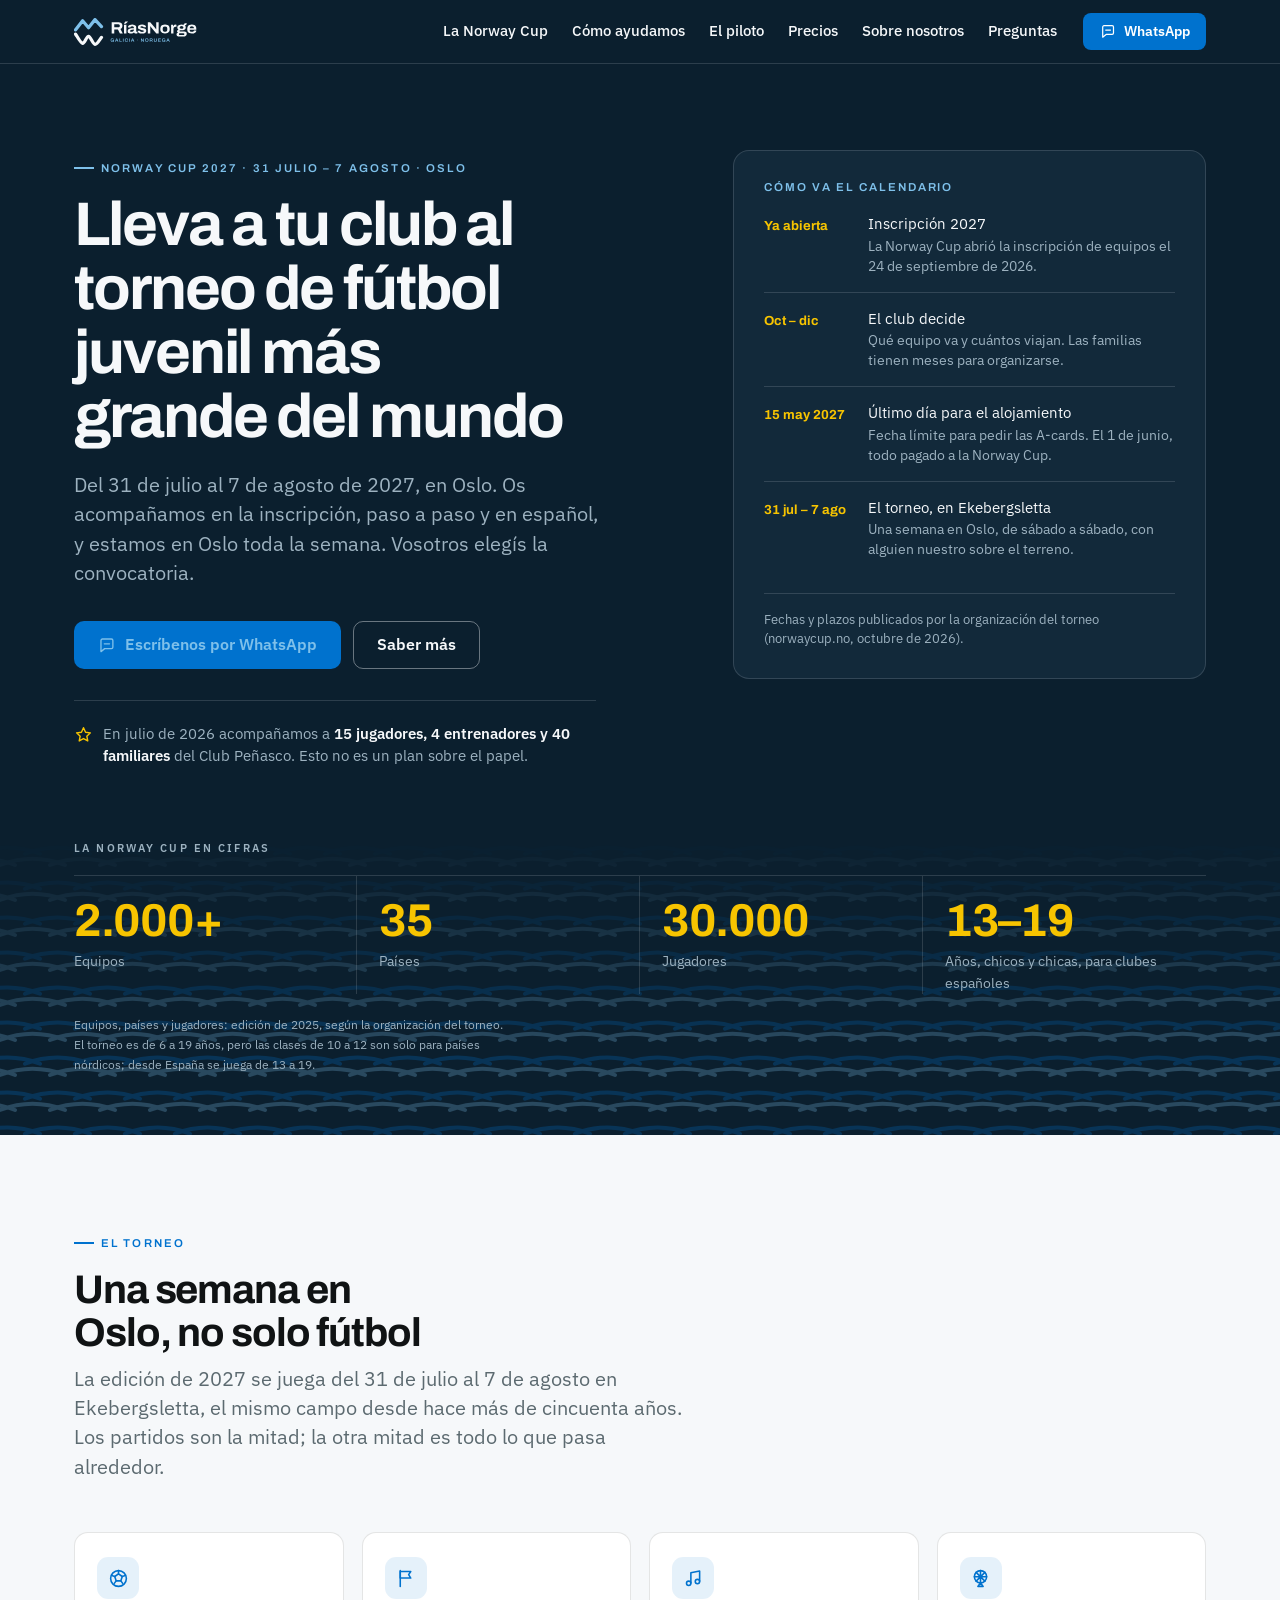
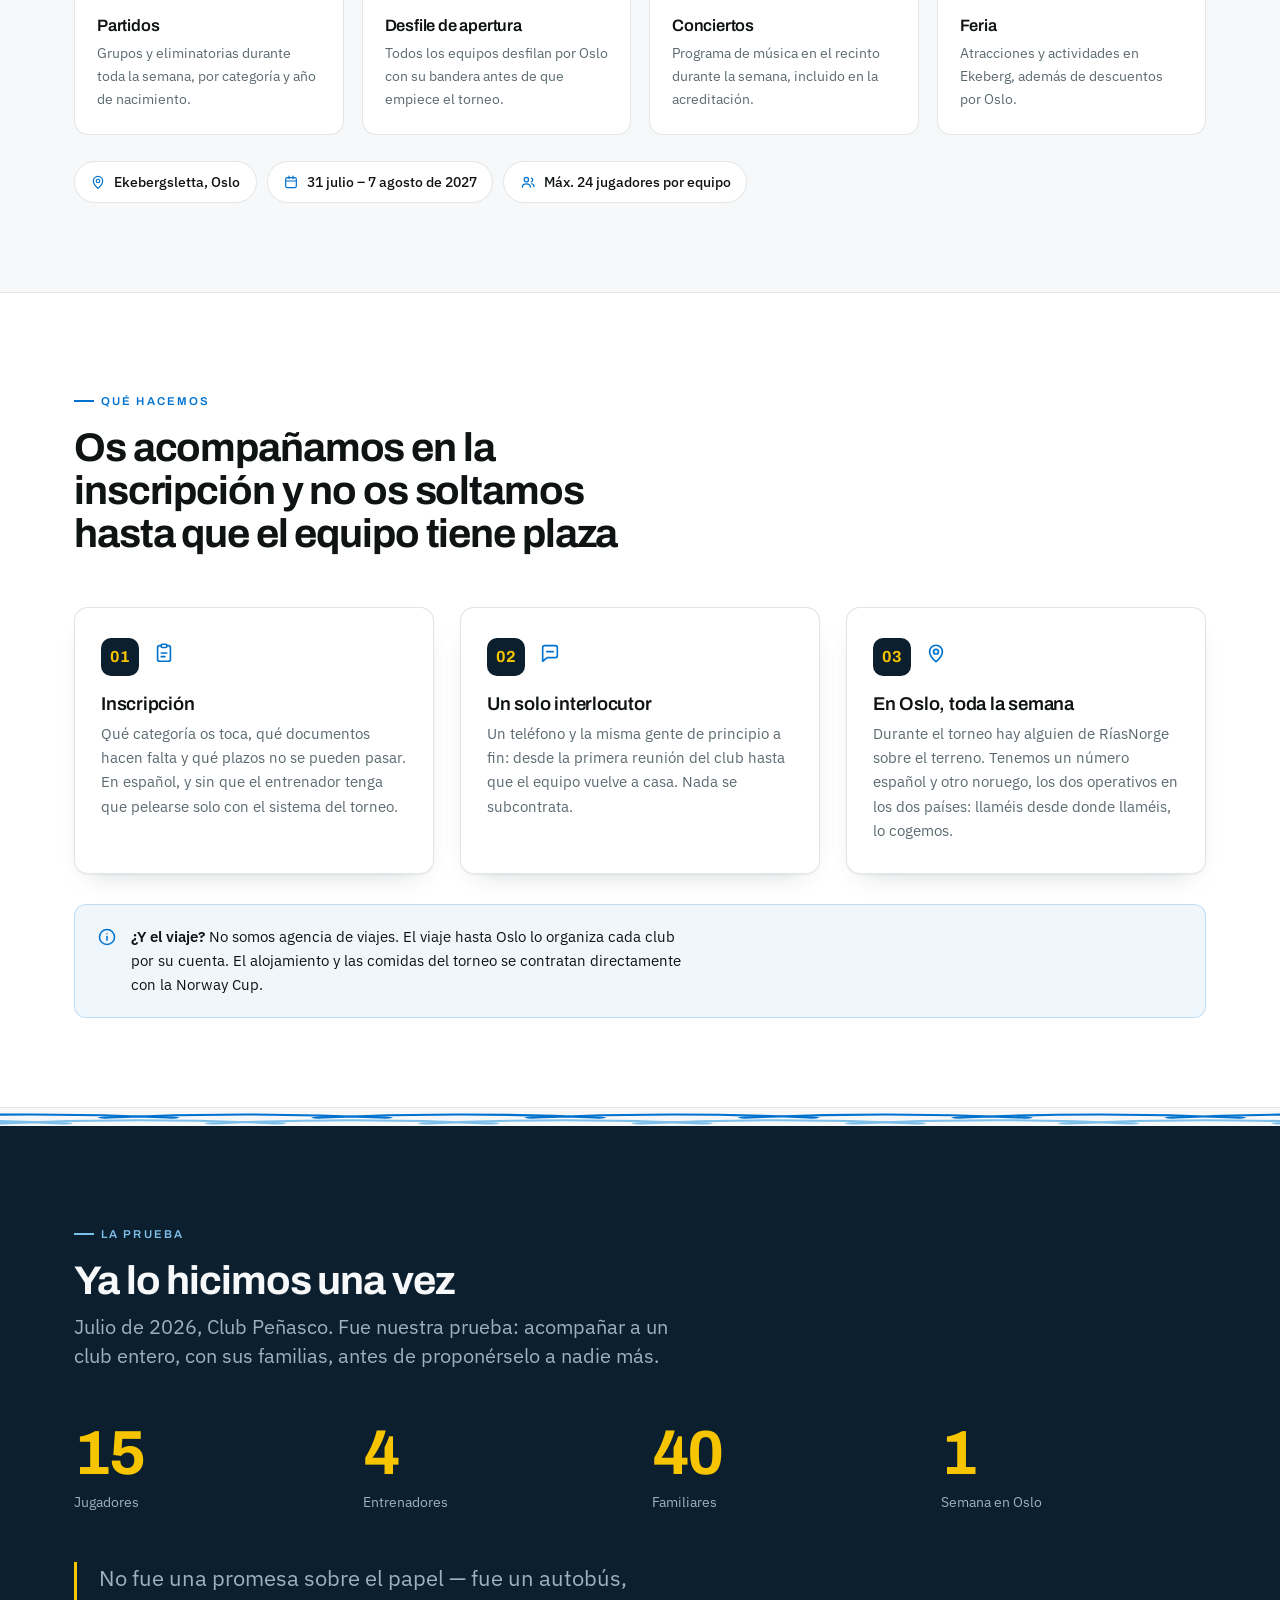
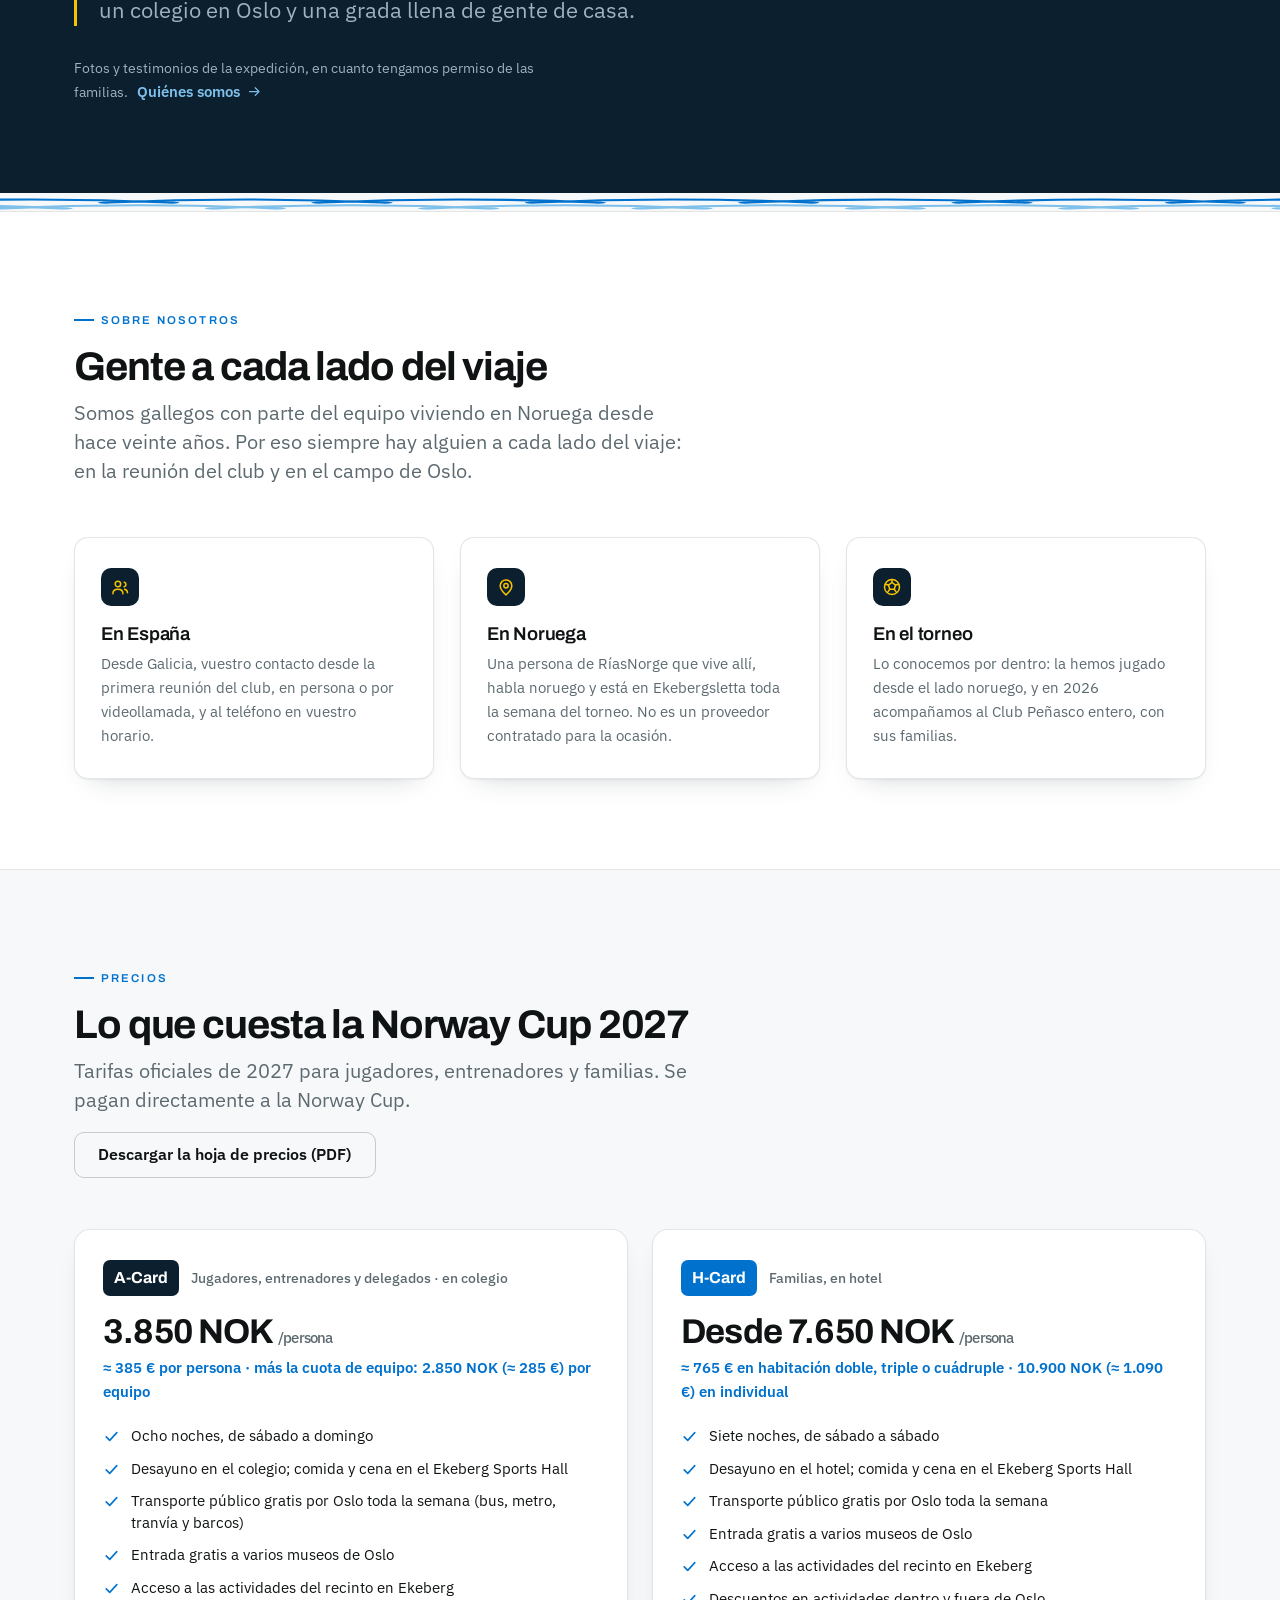
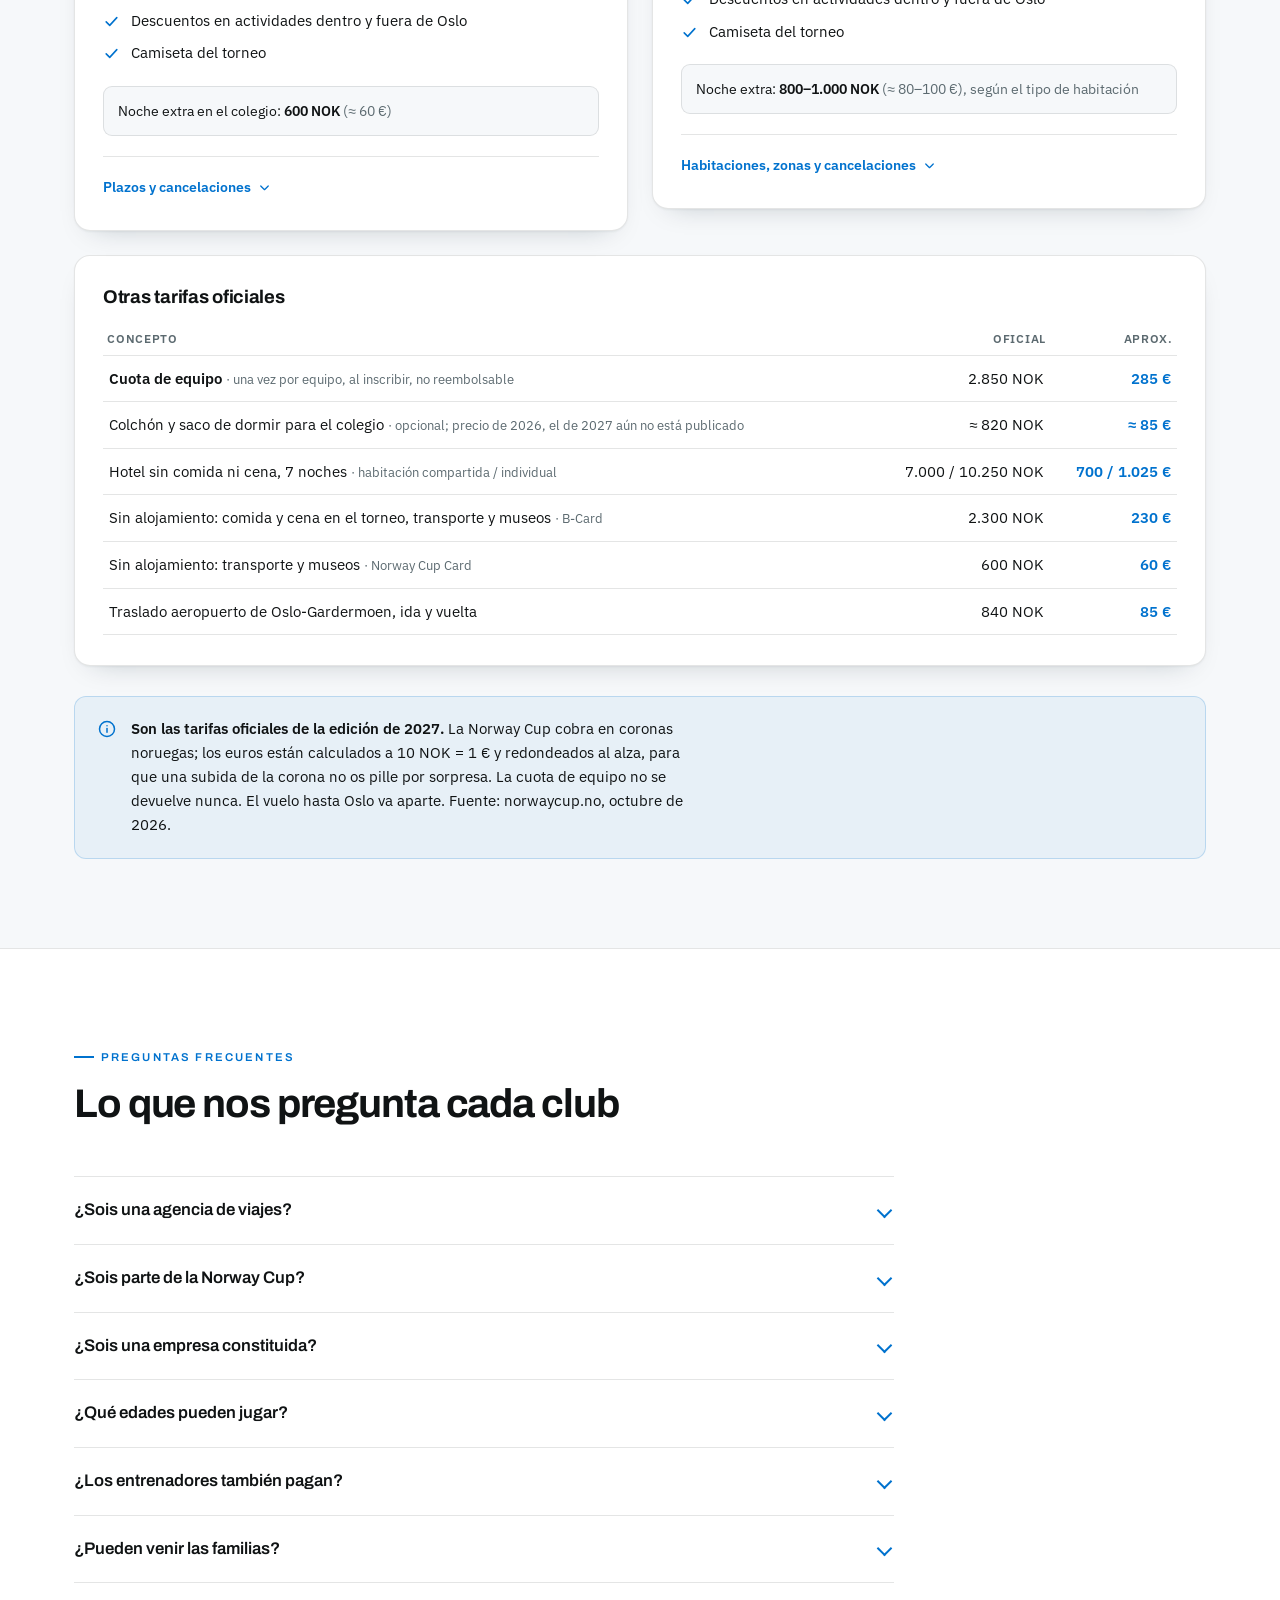
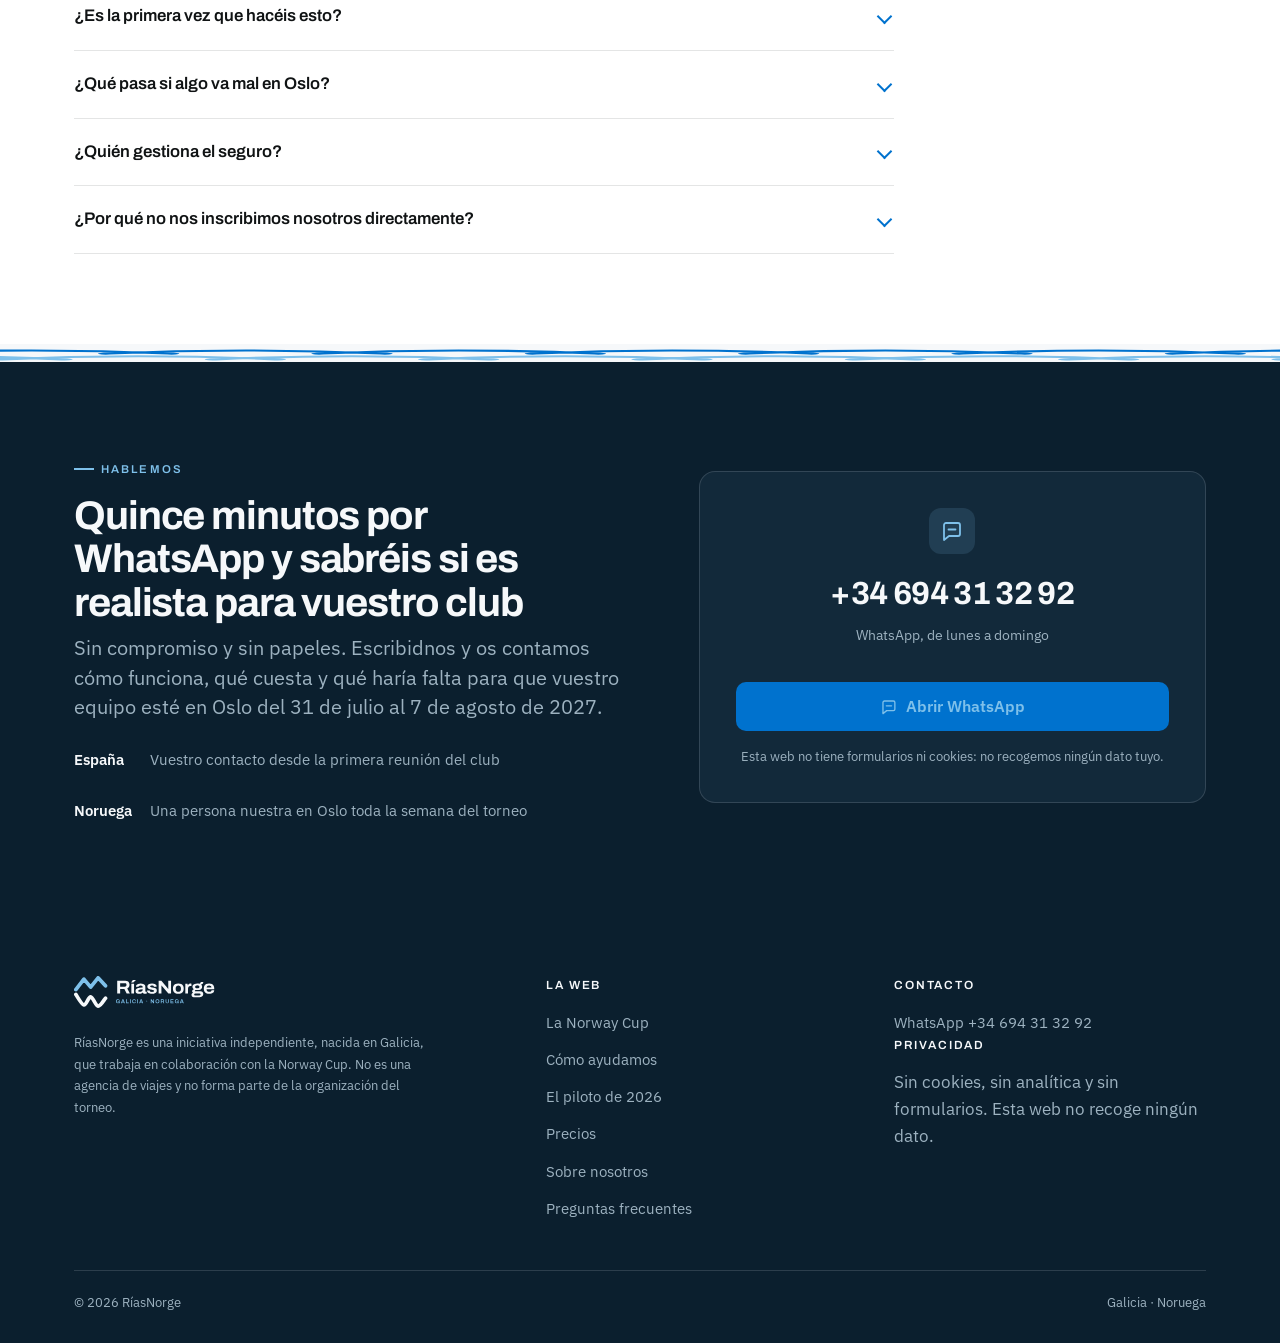
<file: index.html>
<!doctype html>
<html lang="es">
<head>
<meta charset="utf-8">
<meta name="viewport" content="width=device-width,initial-scale=1">
<title>RíasNorge — Lleva a tu club a la Norway Cup de Oslo</title>
<meta name="description" content="Ayudamos a los clubes de fútbol base de toda España a inscribir a sus equipos en la Norway Cup de Oslo, el torneo juvenil más grande del mundo. Del 31 de julio al 7 de agosto de 2027. En julio de 2026 llevamos al Club Peñasco.">

<!-- Seguridad: la página solo puede cargar recursos de este mismo dominio.
     Nada de scripts externos, nada de rastreadores, nada de formularios. -->
<meta http-equiv="Content-Security-Policy" content="default-src 'none'; img-src 'self' data:; style-src 'self'; font-src 'self'; script-src 'none'; form-action 'none'; base-uri 'none'; frame-src 'none'; object-src 'none'">
<meta name="referrer" content="no-referrer-when-downgrade">
<meta name="robots" content="index, follow">
<meta name="theme-color" content="#0B1F2E">

<!-- Vista previa al compartir por WhatsApp -->
<meta property="og:type" content="website">
<meta property="og:locale" content="es_ES">
<meta property="og:site_name" content="RíasNorge">
<meta property="og:title" content="Lleva a tu club a la Norway Cup">
<meta property="og:description" content="Del 31 de julio al 7 de agosto de 2027 en Oslo. Ayudamos a los clubes españoles a inscribir a sus equipos.">
<meta property="og:image" content="https://riasnorge.com/img/og.png">
<meta property="og:image:width" content="1200">
<meta property="og:image:height" content="630">
<meta name="twitter:card" content="summary_large_image">

<link rel="icon" href="img/favicon.svg" type="image/svg+xml">
<link rel="apple-touch-icon" href="img/og.png">
<link rel="canonical" href="https://riasnorge.com/">
<link rel="stylesheet" href="estilos.css">
</head>
<body>

<a class="skip" href="#contenido">Ir al contenido</a>

<svg class="sprite" aria-hidden="true" focusable="false"><defs>
<symbol id="i-ball" viewBox="0 0 24 24" fill="none" stroke="currentColor" stroke-width="1.8" stroke-linecap="round" stroke-linejoin="round"><circle cx="12" cy="12" r="9"/><path d="M12 6.6l4.3 3.1-1.6 5H9.3l-1.6-5z"/><path d="M12 3v3.6M16.3 9.7l3.4-1.1M14.7 14.7l2.1 2.9M9.3 14.7l-2.1 2.9M7.7 9.7L4.3 8.6"/></symbol>
<symbol id="i-flag" viewBox="0 0 24 24" fill="none" stroke="currentColor" stroke-width="1.8" stroke-linecap="round" stroke-linejoin="round"><path d="M6 21V3"/><path d="M6 4h12l-2.4 3.6L18 11.5H6z"/></symbol>
<symbol id="i-music" viewBox="0 0 24 24" fill="none" stroke="currentColor" stroke-width="1.8" stroke-linecap="round" stroke-linejoin="round"><path d="M9 17V5.5l10-2V15"/><circle cx="6.5" cy="17.5" r="2.5"/><circle cx="16.5" cy="15.5" r="2.5"/></symbol>
<symbol id="i-wheel" viewBox="0 0 24 24" fill="none" stroke="currentColor" stroke-width="1.8" stroke-linecap="round" stroke-linejoin="round"><circle cx="12" cy="10" r="7"/><path d="M12 3v14M5 10h14M7 5l10 10M17 5L7 15"/><path d="M12 17l-3 4h6z"/></symbol>
<symbol id="i-clipboard" viewBox="0 0 24 24" fill="none" stroke="currentColor" stroke-width="1.8" stroke-linecap="round" stroke-linejoin="round"><path d="M9 4H7a2 2 0 0 0-2 2v13a2 2 0 0 0 2 2h10a2 2 0 0 0 2-2V6a2 2 0 0 0-2-2h-2"/><rect x="9" y="2.5" width="6" height="3.5" rx="1"/><path d="M9 12h6M9 16h4"/></symbol>
<symbol id="i-chat" viewBox="0 0 24 24" fill="none" stroke="currentColor" stroke-width="1.8" stroke-linecap="round" stroke-linejoin="round"><path d="M20 15a2 2 0 0 1-2 2H9l-5 4V6a2 2 0 0 1 2-2h12a2 2 0 0 1 2 2z"/><path d="M8.5 10.5h7"/></symbol>
<symbol id="i-pin" viewBox="0 0 24 24" fill="none" stroke="currentColor" stroke-width="1.8" stroke-linecap="round" stroke-linejoin="round"><path d="M12 21.5s7-6.2 7-11a7 7 0 1 0-14 0c0 4.8 7 11 7 11z"/><circle cx="12" cy="10.5" r="2.6"/></symbol>
<symbol id="i-check" viewBox="0 0 24 24" fill="none" stroke="currentColor" stroke-width="2.2" stroke-linecap="round" stroke-linejoin="round"><path d="M4.5 12.5l5 5 10-11"/></symbol>
<symbol id="i-chevron" viewBox="0 0 24 24" fill="none" stroke="currentColor" stroke-width="2" stroke-linecap="round" stroke-linejoin="round"><path d="M6 9.5l6 6 6-6"/></symbol>
<symbol id="i-arrow" viewBox="0 0 24 24" fill="none" stroke="currentColor" stroke-width="2" stroke-linecap="round" stroke-linejoin="round"><path d="M4 12h15M13 6l6 6-6 6"/></symbol>
<symbol id="i-menu" viewBox="0 0 24 24" fill="none" stroke="currentColor" stroke-width="2" stroke-linecap="round"><path d="M4 7h16M4 12h16M4 17h16"/></symbol>
<symbol id="i-close" viewBox="0 0 24 24" fill="none" stroke="currentColor" stroke-width="2" stroke-linecap="round"><path d="M6 6l12 12M18 6L6 18"/></symbol>
<symbol id="i-info" viewBox="0 0 24 24" fill="none" stroke="currentColor" stroke-width="1.8" stroke-linecap="round" stroke-linejoin="round"><circle cx="12" cy="12" r="9"/><path d="M12 11.5V16"/><circle cx="12" cy="8.2" r=".9" fill="currentColor" stroke="none"/></symbol>
<symbol id="i-star" viewBox="0 0 24 24" fill="none" stroke="currentColor" stroke-width="1.8" stroke-linecap="round" stroke-linejoin="round"><path d="M12 3.5l2.6 5.6 6.1.8-4.5 4.2 1.2 6-5.4-3-5.4 3 1.2-6L3.3 9.9l6.1-.8z"/></symbol>
<symbol id="i-calendar" viewBox="0 0 24 24" fill="none" stroke="currentColor" stroke-width="1.8" stroke-linecap="round" stroke-linejoin="round"><rect x="4" y="5.5" width="16" height="15" rx="2.5"/><path d="M4 10.5h16M9 3v4M15 3v4"/></symbol>
<symbol id="i-users" viewBox="0 0 24 24" fill="none" stroke="currentColor" stroke-width="1.8" stroke-linecap="round" stroke-linejoin="round"><circle cx="9.5" cy="8.5" r="3.3"/><path d="M3.5 20c0-3.3 2.7-5.2 6-5.2s6 1.9 6 5.2"/><path d="M17 6.2a2.9 2.9 0 0 1 0 5.6M17.5 14.6c2.2.5 3.5 2 3.5 4.4"/></symbol>
</defs></svg>

<!-- Menú móvil: se abre y se cierra solo con CSS (:target), sin JavaScript -->
<nav class="menu-panel" id="menu" aria-label="Menú">
  <a href="#torneo">La Norway Cup <svg aria-hidden="true"><use href="#i-arrow"></use></svg></a>
  <a href="#ayuda">Cómo ayudamos <svg aria-hidden="true"><use href="#i-arrow"></use></svg></a>
  <a href="#piloto">El piloto <svg aria-hidden="true"><use href="#i-arrow"></use></svg></a>
  <a href="#precios">Precios <svg aria-hidden="true"><use href="#i-arrow"></use></svg></a>
  <a href="#nosotros">Sobre nosotros <svg aria-hidden="true"><use href="#i-arrow"></use></svg></a>
  <a href="#preguntas">Preguntas <svg aria-hidden="true"><use href="#i-arrow"></use></svg></a>
  <a class="btn btn--primary btn--block" href="#contacto">Habla con nosotros</a>
</nav>

<header class="site-header" id="top">
  <div class="site-header__inner">
    <a class="brand" href="index.html" aria-label="RíasNorge — inicio">
      <img src="img/logo-inv.svg" alt="RíasNorge" width="140" height="28">
    </a>

    <div class="nav">
      <div class="nav__links">
        <a href="#torneo">La Norway Cup</a>
        <a href="#ayuda">Cómo ayudamos</a>
        <a href="#piloto">El piloto</a>
        <a href="#precios">Precios</a>
        <a href="#nosotros">Sobre nosotros</a>
        <a href="#preguntas">Preguntas</a>
      </div>
      <a class="btn btn--primary btn--sm nav__cta" href="https://wa.me/34694313292" target="_blank" rel="noopener noreferrer">
        <svg aria-hidden="true"><use href="#i-chat"></use></svg> WhatsApp
      </a>
      <a class="menu-open" href="#menu"><span class="visually-hidden">Abrir menú</span><svg aria-hidden="true"><use href="#i-menu"></use></svg></a>
      <a class="menu-close" href="#top"><span class="visually-hidden">Cerrar menú</span><svg aria-hidden="true"><use href="#i-close"></use></svg></a>
    </div>
  </div>
</header>

<main id="contenido">

  <!-- ============================ HERO ============================ -->
  <section class="hero on-dark">
    <div class="hero__sea" aria-hidden="true"></div>
    <div class="wrap hero__inner">
      <div class="hero__grid">
        <div>
          <p class="eyebrow">Norway Cup 2027 · 31 julio – 7 agosto · Oslo</p>
          <h1>Lleva a tu club al torneo de fútbol juvenil más grande del mundo</h1>
          <p class="hero__lede">Del 31 de julio al 7 de agosto de 2027, en Oslo. Os acompañamos en la inscripción, paso a paso y en español, y estamos en Oslo toda la semana. Vosotros elegís la convocatoria.</p>

          <div class="btn-row">
            <a class="btn btn--primary" href="https://wa.me/34694313292" target="_blank" rel="noopener noreferrer">
              <svg aria-hidden="true"><use href="#i-chat"></use></svg> Escríbenos por WhatsApp
            </a>
            <a class="btn btn--ghost" href="#torneo">Saber más</a>
          </div>

          <p class="hero__proof">
            <svg aria-hidden="true"><use href="#i-star"></use></svg>
            <span>En julio de 2026 acompañamos a <strong>15 jugadores, 4 entrenadores y 40 familiares</strong> del Club Peñasco. Esto no es un plan sobre el papel.</span>
          </p>
        </div>

        <aside class="hero__card">
          <h2>Cómo va el calendario</h2>
          <div class="cal-row">
            <div class="cal-row__when">Ya abierta</div>
            <div class="cal-row__what">Inscripción 2027<span>La Norway Cup abrió la inscripción de equipos el 24 de septiembre de 2026.</span></div>
          </div>
          <div class="cal-row">
            <div class="cal-row__when">Oct – dic</div>
            <div class="cal-row__what">El club decide<span>Qué equipo va y cuántos viajan. Las familias tienen meses para organizarse.</span></div>
          </div>
          <div class="cal-row">
            <div class="cal-row__when">15 may 2027</div>
            <div class="cal-row__what">Último día para el alojamiento<span>Fecha límite para pedir las A-cards. El 1 de junio, todo pagado a la Norway Cup.</span></div>
          </div>
          <div class="cal-row">
            <div class="cal-row__when">31 jul – 7 ago</div>
            <div class="cal-row__what">El torneo, en Ekebergsletta<span>Una semana en Oslo, de sábado a sábado, con alguien nuestro sobre el terreno.</span></div>
          </div>
          <p class="tiny">Fechas y plazos publicados por la organización del torneo (norwaycup.no, octubre de 2026).</p>
        </aside>
      </div>

      <div class="scoreboard">
        <p class="scoreboard__label">La Norway Cup en cifras</p>
        <div class="scoreboard__grid">
          <div class="sb-item"><div class="sb-fig">2.000+</div><div class="sb-lbl">Equipos</div></div>
          <div class="sb-item"><div class="sb-fig">35</div><div class="sb-lbl">Países</div></div>
          <div class="sb-item"><div class="sb-fig">30.000</div><div class="sb-lbl">Jugadores</div></div>
          <div class="sb-item"><div class="sb-fig">13–19</div><div class="sb-lbl">Años, chicos y chicas, para clubes españoles</div></div>
        </div>
        <p class="scoreboard__note">Equipos, países y jugadores: edición de 2025, según la organización del torneo. El torneo es de 6 a 19 años, pero las clases de 10 a 12 son solo para países nórdicos; desde España se juega de 13 a 19.</p>
      </div>
    </div>
  </section>

  <!-- ============================ EL TORNEO ============================ -->
  <section class="section" id="torneo">
    <div class="wrap">
      <div class="section-head">
        <p class="eyebrow">El torneo</p>
        <h2>Una semana en Oslo, no solo fútbol</h2>
        <p class="lede">La edición de 2027 se juega del 31 de julio al 7 de agosto en Ekebergsletta, el mismo campo desde hace más de cincuenta años. Los partidos son la mitad; la otra mitad es todo lo que pasa alrededor.</p>
      </div>

      <div class="tiles">
        <div class="tile">
          <div class="tile__icon"><svg aria-hidden="true"><use href="#i-ball"></use></svg></div>
          <h3>Partidos</h3>
          <p>Grupos y eliminatorias durante toda la semana, por categoría y año de nacimiento.</p>
        </div>
        <div class="tile">
          <div class="tile__icon"><svg aria-hidden="true"><use href="#i-flag"></use></svg></div>
          <h3>Desfile de apertura</h3>
          <p>Todos los equipos desfilan por Oslo con su bandera antes de que empiece el torneo.</p>
        </div>
        <div class="tile">
          <div class="tile__icon"><svg aria-hidden="true"><use href="#i-music"></use></svg></div>
          <h3>Conciertos</h3>
          <p>Programa de música en el recinto durante la semana, incluido en la acreditación.</p>
        </div>
        <div class="tile">
          <div class="tile__icon"><svg aria-hidden="true"><use href="#i-wheel"></use></svg></div>
          <h3>Feria</h3>
          <p>Atracciones y actividades en Ekeberg, además de descuentos por Oslo.</p>
        </div>
      </div>

      <div class="factstrip">
        <span class="fact"><svg aria-hidden="true"><use href="#i-pin"></use></svg> Ekebergsletta, Oslo</span>
        <span class="fact"><svg aria-hidden="true"><use href="#i-calendar"></use></svg> 31 julio – 7 agosto de 2027</span>
        <span class="fact"><svg aria-hidden="true"><use href="#i-users"></use></svg> Máx. 24 jugadores por equipo</span>
      </div>
    </div>
  </section>

  <!-- ============================ CÓMO AYUDAMOS ============================ -->
  <section class="section section--bordered on-paper" id="ayuda">
    <div class="wrap">
      <div class="section-head">
        <p class="eyebrow">Qué hacemos</p>
        <h2>Os acompañamos en la inscripción y no os soltamos hasta que el equipo tiene plaza</h2>
      </div>

      <div class="steps">
        <div class="step">
          <div class="step__top">
            <div class="step__n">01</div>
            <div class="step__icon"><svg aria-hidden="true"><use href="#i-clipboard"></use></svg></div>
          </div>
          <h3>Inscripción</h3>
          <p>Qué categoría os toca, qué documentos hacen falta y qué plazos no se pueden pasar. En español, y sin que el entrenador tenga que pelearse solo con el sistema del torneo.</p>
        </div>
        <div class="step">
          <div class="step__top">
            <div class="step__n">02</div>
            <div class="step__icon"><svg aria-hidden="true"><use href="#i-chat"></use></svg></div>
          </div>
          <h3>Un solo interlocutor</h3>
          <p>Un teléfono y la misma gente de principio a fin: desde la primera reunión del club hasta que el equipo vuelve a casa. Nada se subcontrata.</p>
        </div>
        <div class="step">
          <div class="step__top">
            <div class="step__n">03</div>
            <div class="step__icon"><svg aria-hidden="true"><use href="#i-pin"></use></svg></div>
          </div>
          <h3>En Oslo, toda la semana</h3>
          <p>Durante el torneo hay alguien de RíasNorge sobre el terreno. Tenemos un número español y otro noruego, los dos operativos en los dos países: llaméis desde donde llaméis, lo cogemos.</p>
        </div>
      </div>

      <div class="notice">
        <svg aria-hidden="true"><use href="#i-info"></use></svg>
        <p><strong>¿Y el viaje?</strong> No somos agencia de viajes. El viaje hasta Oslo lo organiza cada club por su cuenta. El alojamiento y las comidas del torneo se contratan directamente con la Norway Cup.</p>
      </div>
    </div>
  </section>

  <!-- ============================ EL PILOTO ============================ -->
  <span class="klink" aria-hidden="true"><svg viewBox="0 0 240 28" preserveAspectRatio="none"><g fill="none" stroke-width="3.2" stroke-linecap="round"><path d="M-40,24 Q-14,14 12,24 M0,24 Q26,14 52,24 M40,24 Q66,14 92,24 M80,24 Q106,14 132,24 M120,24 Q146,14 172,24 M160,24 Q186,14 212,24 M200,24 Q226,14 252,24 M240,24 Q266,14 292,24 M280,24 Q306,14 332,24" stroke="#7EC0EA"/><path d="M-20,15 Q6,5 32,15 M20,15 Q46,5 72,15 M60,15 Q86,5 112,15 M100,15 Q126,5 152,15 M140,15 Q166,5 192,15 M180,15 Q206,5 232,15 M220,15 Q246,5 272,15 M260,15 Q286,5 312,15 M300,15 Q326,5 352,15" stroke="#0072CE"/></g></svg></span>

  <section class="section on-dark" id="piloto">
    <div class="wrap">
      <div class="section-head">
        <p class="eyebrow">La prueba</p>
        <h2>Ya lo hicimos una vez</h2>
        <p class="lede">Julio de 2026, Club Peñasco. Fue nuestra prueba: acompañar a un club entero, con sus familias, antes de proponérselo a nadie más.</p>
      </div>

      <div class="bignums">
        <div><div class="stat-fig">15</div><div class="stat-lbl">Jugadores</div></div>
        <div><div class="stat-fig">4</div><div class="stat-lbl">Entrenadores</div></div>
        <div><div class="stat-fig">40</div><div class="stat-lbl">Familiares</div></div>
        <div><div class="stat-fig">1</div><div class="stat-lbl">Semana en Oslo</div></div>
      </div>

      <p class="pull">No fue una promesa sobre el papel — fue un autobús, un colegio en Oslo y una grada llena de gente de casa.</p>

      <p class="small mt-l">
        Fotos y testimonios de la expedición, en cuanto tengamos permiso de las familias.
        <a class="arrow-link arrow-link--inline" href="#nosotros">Quiénes somos <svg aria-hidden="true"><use href="#i-arrow"></use></svg></a>
      </p>
    </div>
  </section>

  <span class="klink" aria-hidden="true"><svg viewBox="0 0 240 28" preserveAspectRatio="none"><g fill="none" stroke-width="3.2" stroke-linecap="round"><path d="M-40,24 Q-14,14 12,24 M0,24 Q26,14 52,24 M40,24 Q66,14 92,24 M80,24 Q106,14 132,24 M120,24 Q146,14 172,24 M160,24 Q186,14 212,24 M200,24 Q226,14 252,24 M240,24 Q266,14 292,24 M280,24 Q306,14 332,24" stroke="#7EC0EA"/><path d="M-20,15 Q6,5 32,15 M20,15 Q46,5 72,15 M60,15 Q86,5 112,15 M100,15 Q126,5 152,15 M140,15 Q166,5 192,15 M180,15 Q206,5 232,15 M220,15 Q246,5 272,15 M260,15 Q286,5 312,15 M300,15 Q326,5 352,15" stroke="#0072CE"/></g></svg></span>

  <!-- ============================ SOBRE NOSOTROS ============================ -->
  <section class="section section--bordered on-paper" id="nosotros">
    <div class="wrap">
      <div class="section-head">
        <p class="eyebrow">Sobre nosotros</p>
        <h2>Gente a cada lado del viaje</h2>
        <p class="lede">Somos gallegos con parte del equipo viviendo en Noruega desde hace veinte años. Por eso siempre hay alguien a cada lado del viaje: en la reunión del club y en el campo de Oslo.</p>
      </div>

      <div class="steps">
        <div class="step">
          <div class="step__top">
            <div class="step__n"><svg aria-hidden="true"><use href="#i-users"></use></svg></div>
          </div>
          <h3>En España</h3>
          <p>Desde Galicia, vuestro contacto desde la primera reunión del club, en persona o por videollamada, y al teléfono en vuestro horario.</p>
        </div>
        <div class="step">
          <div class="step__top">
            <div class="step__n"><svg aria-hidden="true"><use href="#i-pin"></use></svg></div>
          </div>
          <h3>En Noruega</h3>
          <p>Una persona de RíasNorge que vive allí, habla noruego y está en Ekebergsletta toda la semana del torneo. No es un proveedor contratado para la ocasión.</p>
        </div>
        <div class="step">
          <div class="step__top">
            <div class="step__n"><svg aria-hidden="true"><use href="#i-ball"></use></svg></div>
          </div>
          <h3>En el torneo</h3>
          <p>Lo conocemos por dentro: la hemos jugado desde el lado noruego, y en 2026 acompañamos al Club Peñasco entero, con sus familias.</p>
        </div>
      </div>

    </div>
  </section>

  <!-- ============================ PRECIOS ============================ -->
  <section class="section" id="precios">
    <div class="wrap">
      <div class="section-head">
        <p class="eyebrow">Precios</p>
        <h2>Lo que cuesta la Norway Cup 2027</h2>
        <p class="lede">Tarifas oficiales de 2027 para jugadores, entrenadores y familias. Se pagan directamente a la Norway Cup.</p>
        <p class="mt-m"><a class="btn btn--ghost" href="RiasNorge-NorwayCup2027-precios.pdf" download>Descargar la hoja de precios (PDF)</a></p>
      </div>

      <div class="prices">
        <article class="price">
          <div class="price__head">
            <span class="price__badge">A-Card</span>
            <span class="price__who">Jugadores, entrenadores y delegados · en colegio</span>
          </div>
          <div class="price-amount">3.850 NOK<span class="price__unit">/persona</span></div>
          <div class="price__eur">≈ 385 € por persona · más la cuota de equipo: 2.850 NOK (≈ 285 €) por equipo</div>

          <ul class="price__list">
            <li><svg aria-hidden="true"><use href="#i-check"></use></svg> Ocho noches, de sábado a domingo</li>
            <li><svg aria-hidden="true"><use href="#i-check"></use></svg> Desayuno en el colegio; comida y cena en el Ekeberg Sports Hall</li>
            <li><svg aria-hidden="true"><use href="#i-check"></use></svg> Transporte público gratis por Oslo toda la semana (bus, metro, tranvía y barcos)</li>
            <li><svg aria-hidden="true"><use href="#i-check"></use></svg> Entrada gratis a varios museos de Oslo</li>
            <li><svg aria-hidden="true"><use href="#i-check"></use></svg> Acceso a las actividades del recinto en Ekeberg</li>
            <li><svg aria-hidden="true"><use href="#i-check"></use></svg> Descuentos en actividades dentro y fuera de Oslo</li>
            <li><svg aria-hidden="true"><use href="#i-check"></use></svg> Camiseta del torneo</li>
          </ul>

          <div class="price__extra">Noche extra en el colegio: <strong>600 NOK</strong> <span class="small">(≈ 60 €)</span></div>

          <details class="fineprint">
            <summary>Plazos y cancelaciones <svg aria-hidden="true"><use href="#i-chevron"></use></svg></summary>
            <ul>
              <li>Fecha límite de pedido: <strong>15 de mayo</strong></li>
              <li>Pedidos o cambios después del 15 de mayo: 250 NOK por tarjeta</li>
              <li>Cambios después del 1 de junio, según disponibilidad</li>
              <li>Cancelar después del 15 de mayo: 1.000 NOK</li>
              <li>Después del 1 de junio no hay reembolso</li>
            </ul>
          </details>
        </article>

        <article class="price">
          <div class="price__head">
            <span class="price__badge price__badge--h">H-Card</span>
            <span class="price__who">Familias, en hotel</span>
          </div>
          <div class="price-amount">Desde 7.650 NOK<span class="price__unit">/persona</span></div>
          <div class="price__eur">≈ 765 € en habitación doble, triple o cuádruple · 10.900 NOK (≈ 1.090 €) en individual</div>

          <ul class="price__list">
            <li><svg aria-hidden="true"><use href="#i-check"></use></svg> Siete noches, de sábado a sábado</li>
            <li><svg aria-hidden="true"><use href="#i-check"></use></svg> Desayuno en el hotel; comida y cena en el Ekeberg Sports Hall</li>
            <li><svg aria-hidden="true"><use href="#i-check"></use></svg> Transporte público gratis por Oslo toda la semana</li>
            <li><svg aria-hidden="true"><use href="#i-check"></use></svg> Entrada gratis a varios museos de Oslo</li>
            <li><svg aria-hidden="true"><use href="#i-check"></use></svg> Acceso a las actividades del recinto en Ekeberg</li>
            <li><svg aria-hidden="true"><use href="#i-check"></use></svg> Descuentos en actividades dentro y fuera de Oslo</li>
            <li><svg aria-hidden="true"><use href="#i-check"></use></svg> Camiseta del torneo</li>
          </ul>

          <div class="price__extra">Noche extra: <strong>800–1.000 NOK</strong> <span class="small">(≈ 80–100 €), según el tipo de habitación</span></div>

          <details class="fineprint">
            <summary>Habitaciones, zonas y cancelaciones <svg aria-hidden="true"><use href="#i-chevron"></use></svg></summary>
            <div class="table-scroll">
              <table class="zones">
                <thead><tr><th scope="col">Habitación</th><th scope="col">Zona 1</th><th scope="col">Zona 2</th></tr></thead>
                <tbody>
                  <tr><td>Individual</td><td>10.900 NOK</td><td>10.900 NOK</td></tr>
                  <tr><td>Doble, triple o cuádruple</td><td>8.200 NOK</td><td>7.650 NOK</td></tr>
                </tbody>
              </table>
            </div>
            <ul>
              <li>Depósito de 500 NOK por tarjeta al reservar — no reembolsable</li>
              <li>Cancelar entre el 15 de mayo y el 1 de junio: se cobra el 50%</li>
              <li>Después del 1 de junio no hay reembolso</li>
              <li>Cambio de habitación después del 15 de mayo, según disponibilidad</li>
            </ul>
          </details>
        </article>
      </div>

      <div class="price price--wide">
        <h3 class="price__title">Otras tarifas oficiales</h3>
        <div class="table-scroll">
          <table class="zones zones--big">
            <thead><tr><th scope="col">Concepto</th><th scope="col">Oficial</th><th scope="col">Aprox.</th></tr></thead>
            <tbody>
              <tr><td><strong>Cuota de equipo</strong> <span class="small">· una vez por equipo, al inscribir, no reembolsable</span></td><td>2.850 NOK</td><td><b>285 €</b></td></tr>
              <tr><td>Colchón y saco de dormir para el colegio <span class="small">· opcional; precio de 2026, el de 2027 aún no está publicado</span></td><td>≈ 820 NOK</td><td><b>≈ 85 €</b></td></tr>
              <tr><td>Hotel sin comida ni cena, 7 noches <span class="small">· habitación compartida / individual</span></td><td>7.000 / 10.250 NOK</td><td><b>700 / 1.025 €</b></td></tr>
              <tr><td>Sin alojamiento: comida y cena en el torneo, transporte y museos <span class="small">· B-Card</span></td><td>2.300 NOK</td><td><b>230 €</b></td></tr>
              <tr><td>Sin alojamiento: transporte y museos <span class="small">· Norway Cup Card</span></td><td>600 NOK</td><td><b>60 €</b></td></tr>
              <tr><td>Traslado aeropuerto de Oslo-Gardermoen, ida y vuelta</td><td>840 NOK</td><td><b>85 €</b></td></tr>
            </tbody>
          </table>
        </div>
      </div>

      <div class="notice">
        <svg aria-hidden="true"><use href="#i-info"></use></svg>
        <p><strong>Son las tarifas oficiales de la edición de 2027.</strong> La Norway Cup cobra en coronas noruegas; los euros están calculados a 10 NOK = 1 € y redondeados al alza, para que una subida de la corona no os pille por sorpresa. La cuota de equipo no se devuelve nunca. El vuelo hasta Oslo va aparte. Fuente: norwaycup.no, octubre de 2026.</p>
      </div>
    </div>
  </section>

  <!-- ============================ PREGUNTAS ============================ -->
  <section class="section section--top on-paper" id="preguntas">
    <div class="wrap">
      <div class="section-head">
        <p class="eyebrow">Preguntas frecuentes</p>
        <h2>Lo que nos pregunta cada club</h2>
      </div>

      <div class="faq">
        <details>
          <summary>¿Sois una agencia de viajes?</summary>
          <p>No. Os acompañamos en la inscripción en el torneo y estamos con el club en Oslo. El viaje lo organiza cada club por su cuenta, y el alojamiento del torneo se contrata directamente con la Norway Cup.</p>
        </details>
        <details>
          <summary>¿Sois parte de la Norway Cup?</summary>
          <p>No. Trabajamos en colaboración con la Norway Cup, pero no somos la organización del torneo. Las inscripciones y los pagos se hacen siempre en el sistema oficial de la Norway Cup.</p>
        </details>
        <details>
          <summary>¿Sois una empresa constituida?</summary>
          <p>Todavía no: la estamos constituyendo ahora. Para inscribiros no hace falta esperar: la inscripción y los pagos se hacen directamente con la Norway Cup.</p>
        </details>
        <details>
          <summary>¿Qué edades pueden jugar?</summary>
          <p>Para clubes españoles, de 13 a 19 años (nacidos de 2008 a 2014), chicos y chicas. Las clases de 10 a 12 años son solo para países nórdicos. Os decimos qué clase le toca a vuestro equipo según el año de nacimiento.</p>
        </details>
        <details>
          <summary>¿Los entrenadores también pagan?</summary>
          <p>Sí. Cada persona que duerme con el equipo en el colegio, también entrenadores y delegados, necesita su A-Card (3.850 NOK, unos 385 €).</p>
        </details>
        <details>
          <summary>¿Pueden venir las familias?</summary>
          <p>Sí, y en 2026 vinieron cuarenta. Pueden dormir en el colegio con la misma A-Card, en los hoteles del torneo (desde unos 700 € por persona la semana) o alojarse por su cuenta. Los precios están arriba, en Precios.</p>
        </details>
        <details>
          <summary>¿Es la primera vez que hacéis esto?</summary>
          <p>No, es la segunda. En julio de 2026 fuimos con el Club Peñasco: quince jugadores, cuatro entrenadores y cuarenta familiares. Os contamos cómo fue, con detalle y sin adornos.</p>
        </details>
        <details>
          <summary>¿Qué pasa si algo va mal en Oslo?</summary>
          <p>Hay alguien de RíasNorge en Oslo toda la semana del torneo. Tenemos un número español y otro noruego, y los dos funcionan tanto en España como en Noruega, así que se nos localiza desde los dos lados. Antes de inscribir a ningún equipo tendréis por escrito a quién se llama primero, qué se hace si un jugador se pone enfermo o se lesiona, y cómo se informa a las familias en casa.</p>
        </details>
        <details>
          <summary>¿Quién gestiona el seguro?</summary>
          <p>Cada club y cada familia gestiona su propio seguro; nosotros no lo contratamos ni lo administramos. Lo que sí hacemos es recordároslo con tiempo, para que nadie viaje sin él.</p>
        </details>
        <details>
          <summary>¿Por qué no nos inscribimos nosotros directamente?</summary>
          <p>Podéis, y algunos clubes lo harán. La inscripción no es difícil y no vamos a fingir lo contrario. Lo que aportamos es saber qué categoría os toca, qué plazos no se pueden pasar y cómo es la semana de verdad, contároslo en español, y tener a alguien en Oslo cuando al entrenador se le queda el móvil sin batería un martes por la tarde.</p>
        </details>
      </div>
    </div>
  </section>

  <!-- ============================ CONTACTO ============================ -->
  <span class="klink" aria-hidden="true"><svg viewBox="0 0 240 28" preserveAspectRatio="none"><g fill="none" stroke-width="3.2" stroke-linecap="round"><path d="M-40,24 Q-14,14 12,24 M0,24 Q26,14 52,24 M40,24 Q66,14 92,24 M80,24 Q106,14 132,24 M120,24 Q146,14 172,24 M160,24 Q186,14 212,24 M200,24 Q226,14 252,24 M240,24 Q266,14 292,24 M280,24 Q306,14 332,24" stroke="#7EC0EA"/><path d="M-20,15 Q6,5 32,15 M20,15 Q46,5 72,15 M60,15 Q86,5 112,15 M100,15 Q126,5 152,15 M140,15 Q166,5 192,15 M180,15 Q206,5 232,15 M220,15 Q246,5 272,15 M260,15 Q286,5 312,15 M300,15 Q326,5 352,15" stroke="#0072CE"/></g></svg></span>

  <section class="section on-dark" id="contacto">
    <div class="wrap contact">
      <div>
        <p class="eyebrow">Hablemos</p>
        <h2>Quince minutos por WhatsApp y sabréis si es realista para vuestro club</h2>
        <p class="lede">Sin compromiso y sin papeles. Escribidnos y os contamos cómo funciona, qué cuesta y qué haría falta para que vuestro equipo esté en Oslo del 31 de julio al 7 de agosto de 2027.</p>

        <div class="who-line">
          <p class="who"><b>España</b> Vuestro contacto desde la primera reunión del club</p>
          <p class="who"><b>Noruega</b> Una persona nuestra en Oslo toda la semana del torneo</p>
        </div>
      </div>

      <div class="contact-card">
        <span class="wa-mark"><svg aria-hidden="true"><use href="#i-chat"></use></svg></span>
        <p class="contact-card__num"><a href="https://wa.me/34694313292" target="_blank" rel="noopener noreferrer">+34 694 31 32 92</a></p>
        <p class="small">WhatsApp, de lunes a domingo</p>
        <a class="btn btn--primary btn--block" href="https://wa.me/34694313292" target="_blank" rel="noopener noreferrer">
          <svg aria-hidden="true"><use href="#i-chat"></use></svg> Abrir WhatsApp
        </a>
        <p class="tiny">Esta web no tiene formularios ni cookies: no recogemos ningún dato tuyo.</p>
      </div>
    </div>
  </section>

</main>

<footer class="site-footer">
  <div class="wrap">
    <div class="footer__grid">
      <div>
        <img src="img/logo-inv.svg" alt="RíasNorge" width="160" height="32">
        <p class="legal">RíasNorge es una iniciativa independiente, nacida en Galicia, que trabaja en colaboración con la Norway Cup. No es una agencia de viajes y no forma parte de la organización del torneo.</p>
      </div>
      <div>
        <h4>La web</h4>
        <ul>
          <li><a href="#torneo">La Norway Cup</a></li>
          <li><a href="#ayuda">Cómo ayudamos</a></li>
          <li><a href="#piloto">El piloto de 2026</a></li>
          <li><a href="#precios">Precios</a></li>
          <li><a href="#nosotros">Sobre nosotros</a></li>
          <li><a href="#preguntas">Preguntas frecuentes</a></li>
        </ul>
      </div>
      <div>
        <h4>Contacto</h4>
        <ul>
          <li><a href="https://wa.me/34694313292" target="_blank" rel="noopener noreferrer">WhatsApp +34 694 31 32 92</a></li>
        </ul>
        <h4 class="mt-m">Privacidad</h4>
        <ul>
          <li>Sin cookies, sin analítica y sin formularios. Esta web no recoge ningún dato.</li>
        </ul>
      </div>
    </div>
    <div class="footer__bottom">
      <span>© 2026 RíasNorge</span>
      <span>Galicia · Noruega</span>
    </div>
  </div>
</footer>

<div class="mobile-bar">
  <a class="btn btn--primary" href="https://wa.me/34694313292" target="_blank" rel="noopener noreferrer">
    <svg aria-hidden="true"><use href="#i-chat"></use></svg> WhatsApp
  </a>
  <a class="btn btn--ghost" href="#precios">Precios</a>
</div>

</body>
</html>
</file>
<file: estilos.css>
/* =========================================================
   RíasNorge — riasnorge.com
   Paleta y tipografía según marca/cores.txt y 04-brand-and-voice.md.
   Sin dependencias externas: las tipografías se sirven desde /fuentes.
   ========================================================= */

/* ---------- Tipografías (alojadas aquí, no en Google) ---------- */
@font-face{
  font-family:Archivo;font-style:normal;font-weight:600;font-display:swap;
  src:url(fuentes/archivo-latin-600-normal.woff2) format('woff2');
}
@font-face{
  font-family:Archivo;font-style:normal;font-weight:700;font-display:swap;
  src:url(fuentes/archivo-latin-700-normal.woff2) format('woff2');
}
@font-face{
  font-family:'IBM Plex Sans';font-style:normal;font-weight:400;font-display:swap;
  src:url(fuentes/ibm-plex-sans-latin-400-normal.woff2) format('woff2');
}
@font-face{
  font-family:'IBM Plex Sans';font-style:normal;font-weight:500;font-display:swap;
  src:url(fuentes/ibm-plex-sans-latin-500-normal.woff2) format('woff2');
}
@font-face{
  font-family:'IBM Plex Sans';font-style:normal;font-weight:600;font-display:swap;
  src:url(fuentes/ibm-plex-sans-latin-600-normal.woff2) format('woff2');
}

:root{
  --celeste:#0072CE;
  --celeste-osc:#005FAE;
  --celeste-claro:#7EC0EA;
  --noite:#0B1F2E;
  --noite-2:#12293A;
  --amarelo:#F7C400;
  --cal:#F6F8FA;
  --blanco:#FFFFFF;
  --tinta:#101314;
  --gris:#5C6A70;
  --gris-claro:#9DB2C0;

  --linea:rgba(16,19,20,.11);
  --linea-fuerte:rgba(16,19,20,.2);
  --linea-noite:rgba(246,248,250,.14);
  --sombra:0 1px 2px rgba(11,31,46,.05), 0 12px 28px -18px rgba(11,31,46,.28);

  --maxw:1180px;
  --pad:24px;
  --r:14px;
  --header-h:64px;
}

*,*::before,*::after{box-sizing:border-box}
html{scroll-behavior:smooth;scroll-padding-top:calc(var(--header-h) + 14px);-webkit-text-size-adjust:100%}
@media (prefers-reduced-motion:reduce){
  html{scroll-behavior:auto}
  *,*::before,*::after{transition-duration:.001ms !important;animation-duration:.001ms !important}
}

body{
  margin:0;
  background:var(--cal);
  color:var(--tinta);
  font-family:'IBM Plex Sans',-apple-system,BlinkMacSystemFont,'Segoe UI',Helvetica,Arial,sans-serif;
  font-size:17px;line-height:1.6;
  -webkit-font-smoothing:antialiased;
  overflow-x:hidden;
}
@media (max-width:860px){ body{padding-bottom:70px} }

img,svg{max-width:100%}

/* ---------- Tipografía ---------- */
h1,h2,h3,.eyebrow,.step__n,.sb-fig,.price-amount,.stat-fig,.price__badge,.site-footer h4{
  font-family:Archivo,'Helvetica Neue',Helvetica,Arial,sans-serif;
}
h1{font-size:clamp(2.05rem,5.2vw,3.85rem);line-height:1.04;font-weight:700;letter-spacing:-.034em;margin:0;text-wrap:balance}
h2{font-size:clamp(1.7rem,3.6vw,2.5rem);line-height:1.08;font-weight:700;letter-spacing:-.028em;margin:0 0 .6rem;text-wrap:balance}
h3{font-size:1.16rem;line-height:1.3;font-weight:600;letter-spacing:-.012em;margin:0 0 .4rem;text-wrap:balance}
p{margin:0 0 1rem;max-width:62ch}
p:last-child{margin-bottom:0}
a{color:var(--celeste);text-underline-offset:3px}
strong{font-weight:600}

.lede{font-size:clamp(1.05rem,1.9vw,1.22rem);line-height:1.5;color:var(--gris);max-width:54ch;margin:0}
.small{font-size:.87rem;line-height:1.55;color:var(--gris)}
.tiny{font-size:.79rem;line-height:1.5;color:var(--gris)}
.mt-l{margin-top:2rem}
.mt-m{margin-top:1.1rem}

.eyebrow{
  display:inline-flex;align-items:center;gap:.6em;
  font-size:.71rem;font-weight:600;letter-spacing:.19em;text-transform:uppercase;
  color:var(--celeste);margin:0 0 1rem;
}
.eyebrow::before{content:"";width:20px;height:2px;background:currentColor;flex:0 0 auto}

a:focus-visible,summary:focus-visible,button:focus-visible{
  outline:2.5px solid var(--celeste);outline-offset:3px;border-radius:3px;
}
.on-dark a:focus-visible,.on-dark summary:focus-visible,
.site-header a:focus-visible,.mobile-bar a:focus-visible{outline-color:var(--amarelo)}

/* ---------- Estructura ---------- */
.wrap{max-width:var(--maxw);margin:0 auto;padding-inline:var(--pad)}
.section{padding:clamp(56px,7vw,100px) 0}
.section--bordered{border-top:1px solid var(--linea);border-bottom:1px solid var(--linea)}
.section--top{border-top:1px solid var(--linea)}
.section--flush-top{padding-top:0}

.on-dark{background:var(--noite);color:var(--cal)}
.on-dark h2,.on-dark h3{color:var(--cal)}
.on-dark p,.on-dark .lede,.on-dark .small,.on-dark .tiny{color:var(--gris-claro)}
.on-dark .eyebrow{color:var(--celeste-claro)}
.on-dark a{color:var(--celeste-claro)}
.on-paper{background:var(--blanco)}

.klink{display:block;width:100%;height:18px;line-height:0}
.klink svg{display:block;width:100%;height:100%}

.sprite{position:absolute;width:0;height:0;overflow:hidden}

/* ---------- Botones ---------- */
.btn{
  display:inline-flex;align-items:center;justify-content:center;gap:.55em;
  font-family:'IBM Plex Sans',sans-serif;font-weight:600;font-size:.97rem;line-height:1;
  padding:.92em 1.5em;border-radius:10px;text-decoration:none;
  border:1.5px solid transparent;cursor:pointer;white-space:nowrap;
  transition:background-color .16s ease,color .16s ease,border-color .16s ease;
}
.btn svg{width:1.15em;height:1.15em;flex:0 0 auto}
.btn--primary{background:var(--celeste);color:#fff}
.btn--primary:hover{background:var(--celeste-osc)}
.btn--ghost{background:transparent;border-color:var(--linea-fuerte);color:var(--tinta)}
.btn--ghost:hover{border-color:var(--tinta);background:var(--tinta);color:var(--cal)}
.on-dark .btn--ghost,.mobile-bar .btn--ghost,.site-header .btn--ghost{border-color:rgba(246,248,250,.4);color:var(--cal)}
.on-dark .btn--ghost:hover,.mobile-bar .btn--ghost:hover{background:var(--cal);border-color:var(--cal);color:var(--noite)}
.btn--sm{padding:.68em 1.1em;font-size:.88rem;border-radius:8px}
.btn--block{width:100%}
.btn-row{display:flex;flex-wrap:wrap;gap:12px}

.arrow-link{display:inline-flex;align-items:center;gap:.45em;font-weight:600;font-size:.95rem;text-decoration:none}
.arrow-link svg{width:1em;height:1em;transition:transform .16s ease}
.arrow-link:hover svg{transform:translateX(3px)}
.arrow-link--inline{margin-left:.4em}

/* =========================================================
   Cabecera — siempre oscura, sin JavaScript
   ========================================================= */
.site-header{
  position:sticky;top:0;z-index:60;height:var(--header-h);
  display:flex;align-items:center;
  background:var(--noite);border-bottom:1px solid var(--linea-noite);
}
.site-header__inner{
  max-width:var(--maxw);margin:0 auto;width:100%;padding-inline:var(--pad);
  display:flex;align-items:center;justify-content:space-between;gap:18px;
}
.brand{display:flex;align-items:center;flex:0 0 auto}
.brand img{height:28px;width:auto;display:block}

.nav{display:flex;align-items:center;gap:26px}
.nav__links{display:flex;align-items:center;gap:24px}
.nav__links a{
  color:var(--cal);text-decoration:none;font-weight:500;font-size:.93rem;
  padding-block:4px;border-bottom:2px solid transparent;
}
.nav__links a:hover{border-bottom-color:var(--celeste-claro)}
.nav__links a[aria-current="page"]{border-bottom-color:var(--celeste-claro)}

/* Botón de menú (solo móvil) */
.menu-open,.menu-close{
  display:none;align-items:center;justify-content:center;
  width:44px;height:44px;border-radius:10px;
  border:1.5px solid rgba(246,248,250,.35);color:var(--cal);text-decoration:none;
}
.menu-open svg,.menu-close svg{width:22px;height:22px}

/* Panel de menú: se abre con :target, se cierra solo al pulsar cualquier enlace */
.menu-panel{
  display:none;
  /* Cubre toda la pantalla bajo la cabecera: un menú, no un desplegable a medias */
  position:fixed;inset:var(--header-h) 0 0 0;z-index:55;
  background:var(--noite);
  padding:8px var(--pad) calc(26px + env(safe-area-inset-bottom));
  overflow-y:auto;
}
.menu-panel:target{display:block}
.menu-panel a{
  display:flex;align-items:center;justify-content:space-between;
  color:var(--cal);text-decoration:none;font-weight:500;font-size:1.05rem;
  padding:15px 0;border-bottom:1px solid var(--linea-noite);
}
.menu-panel a svg{width:16px;height:16px;color:var(--celeste-claro)}
.menu-panel .btn{margin-top:20px;justify-content:center;border-bottom-color:transparent;font-size:1rem}
/* Cuando el panel está abierto, el botón de abrir cede el sitio al de cerrar */
.menu-panel:target ~ .site-header .menu-open{display:none}
.menu-panel:target ~ .site-header .menu-close{display:inline-flex}
/* Con el menú abierto, la barra fija estorba */
.menu-panel:target ~ .mobile-bar{display:none}

@media (max-width:960px){
  .nav__links,.nav__cta{display:none}
  .menu-open{display:inline-flex}
}

/* =========================================================
   Hero
   ========================================================= */
.hero{
  position:relative;isolation:isolate;overflow:hidden;
  background:var(--noite);color:var(--cal);
  padding:clamp(48px,7vw,86px) 0 0;
}
.hero__sea{
  position:absolute;left:0;right:0;bottom:0;height:min(300px,42%);
  background-image:url(img/banda.svg);
  background-repeat:repeat;background-size:300px 35px;
  opacity:.26;z-index:-1;pointer-events:none;
  -webkit-mask-image:linear-gradient(to top,#000 0%,#000 30%,transparent 100%);
  mask-image:linear-gradient(to top,#000 0%,#000 30%,transparent 100%);
}
.hero__inner{position:relative;z-index:1}
.hero__grid{display:grid;grid-template-columns:1.12fr .88fr;gap:clamp(30px,4.5vw,64px);align-items:start}
@media (max-width:1000px){.hero__grid{grid-template-columns:1fr;gap:36px}}
.hero h1{max-width:16ch}
.hero__lede{margin-top:1.3rem;max-width:44ch;font-size:clamp(1.02rem,1.9vw,1.22rem);line-height:1.5;color:var(--gris-claro)}
.hero .btn-row{margin-top:2.1rem}
.hero__proof{
  display:flex;align-items:flex-start;gap:.7em;
  margin-top:1.9rem;padding-top:1.4rem;border-top:1px solid var(--linea-noite);
  max-width:58ch;font-size:.93rem;line-height:1.5;color:var(--gris-claro);
}
.hero__proof svg{width:19px;height:19px;color:var(--amarelo);flex:0 0 auto;margin-top:2px}
.hero__proof strong{color:var(--cal);font-weight:600}

.hero__card{background:var(--noite-2);border:1px solid var(--linea-noite);border-radius:16px;padding:clamp(24px,2.6vw,30px)}
.hero__card h2{font-size:.72rem;font-weight:600;letter-spacing:.17em;text-transform:uppercase;color:var(--celeste-claro);margin:0 0 20px}
.cal-row{display:grid;grid-template-columns:auto 1fr;gap:16px;padding:15px 0;border-top:1px solid var(--linea-noite)}
.cal-row:first-of-type{border-top:none;padding-top:0}
.cal-row__when{font-family:Archivo;font-weight:700;font-size:.82rem;color:var(--amarelo);white-space:nowrap;padding-top:2px;min-width:88px}
.cal-row__what{font-size:.93rem;line-height:1.45;color:var(--cal)}
.cal-row__what span{display:block;color:var(--gris-claro);font-size:.86rem;margin-top:2px}
.hero__card .tiny{margin-top:18px;padding-top:16px;border-top:1px solid var(--linea-noite);color:var(--gris-claro)}

.scoreboard{margin-top:clamp(44px,6vw,72px);padding-bottom:clamp(40px,5vw,60px)}
.scoreboard__label{font-size:.7rem;font-weight:600;letter-spacing:.19em;text-transform:uppercase;color:var(--gris-claro);margin:0 0 1.1rem}
.scoreboard__grid{display:grid;grid-template-columns:repeat(4,1fr);border-top:1px solid var(--linea-noite)}
.sb-item{padding:22px 20px 0 0;border-right:1px solid var(--linea-noite)}
.sb-item:last-child{border-right:none}
.sb-item:not(:first-child){padding-left:22px}
.sb-fig{font-size:clamp(1.85rem,3.6vw,2.9rem);font-weight:700;line-height:1;letter-spacing:-.028em;color:var(--amarelo);font-variant-numeric:tabular-nums}
.sb-lbl{margin-top:.5em;font-size:.85rem;color:var(--gris-claro)}
.scoreboard__note{margin-top:1.3rem;font-size:.78rem;color:var(--gris-claro)}
@media (max-width:760px){
  .scoreboard__grid{grid-template-columns:1fr 1fr}
  .sb-item{padding:20px 16px 20px 0;border-bottom:1px solid var(--linea-noite)}
  .sb-item:nth-child(2n){border-right:none;padding-left:18px}
  .sb-item:nth-child(2n+1){padding-left:0}
  .sb-item:nth-last-child(-n+2){border-bottom:none}
}

/* ---------- Bloques ---------- */
.section-head{max-width:62ch;margin-bottom:clamp(32px,4vw,52px)}

.tiles{display:grid;grid-template-columns:repeat(4,1fr);gap:18px}
@media (max-width:900px){.tiles{grid-template-columns:repeat(2,1fr)}}
@media (max-width:480px){.tiles{grid-template-columns:1fr}}
.tile{background:var(--blanco);border:1px solid var(--linea);border-radius:var(--r);padding:24px 22px}
.tile__icon{width:42px;height:42px;border-radius:11px;display:grid;place-items:center;background:rgba(0,114,206,.1);color:var(--celeste);margin-bottom:16px}
.tile__icon svg{width:21px;height:21px}
.tile h3{font-size:1.03rem;margin-bottom:.3rem}
.tile p{font-size:.9rem;color:var(--gris);margin:0}

.factstrip{display:flex;flex-wrap:wrap;gap:10px;margin-top:26px}
.fact{display:inline-flex;align-items:center;gap:.55em;border:1px solid var(--linea);border-radius:999px;background:var(--blanco);padding:.6em 1.1em;font-size:.88rem;font-weight:500}
.fact svg{width:16px;height:16px;color:var(--celeste);flex:0 0 auto}

.steps{display:grid;grid-template-columns:repeat(3,1fr);gap:26px}
@media (max-width:860px){.steps{grid-template-columns:1fr;gap:20px}}
.step{background:var(--blanco);border:1px solid var(--linea);border-radius:var(--r);padding:30px 26px;box-shadow:var(--sombra)}
.step__top{display:flex;align-items:center;gap:14px;margin-bottom:16px}
.step__n{flex:0 0 auto;width:38px;height:38px;border-radius:10px;background:var(--noite);color:var(--amarelo);display:grid;place-items:center;font-weight:700;font-size:1rem}
.step__n svg{width:20px;height:20px}
.step__icon{color:var(--celeste)}
.step__icon svg{width:22px;height:22px}
.step p{font-size:.94rem;color:var(--gris);margin:0}

.notice{display:flex;gap:14px;align-items:flex-start;margin-top:30px;padding:20px 22px;border-radius:12px;background:rgba(0,114,206,.06);border:1px solid rgba(0,114,206,.2)}
.notice svg{width:20px;height:20px;color:var(--celeste);flex:0 0 auto;margin-top:2px}
.notice p{font-size:.94rem;margin:0;color:var(--tinta)}

.bignums{display:grid;grid-template-columns:repeat(4,1fr);gap:24px;margin-top:clamp(32px,4vw,48px)}
@media (max-width:760px){.bignums{grid-template-columns:1fr 1fr;gap:28px}}
.stat-fig{font-size:clamp(2.6rem,5.4vw,3.9rem);font-weight:700;line-height:1;letter-spacing:-.03em;color:var(--amarelo);font-variant-numeric:tabular-nums}
.stat-lbl{margin-top:.45em;font-size:.9rem;color:var(--gris-claro)}
.pull{margin:clamp(34px,4vw,48px) 0 0;padding-left:22px;border-left:3px solid var(--amarelo);font-size:clamp(1.1rem,2.2vw,1.4rem);line-height:1.45;color:var(--cal);max-width:44ch}

/* ---------- Precios ---------- */
.prices{display:grid;grid-template-columns:1fr 1fr;gap:24px;margin-top:clamp(32px,4vw,48px);align-items:start}
@media (max-width:900px){.prices{grid-template-columns:1fr}}
.price{background:var(--blanco);border:1px solid var(--linea);border-radius:16px;padding:30px 28px;box-shadow:var(--sombra)}
.price__head{display:flex;align-items:center;gap:12px;flex-wrap:wrap;margin-bottom:18px}
.price__badge{font-weight:700;font-size:1rem;color:#fff;background:var(--noite);border-radius:7px;padding:.34em .7em}
.price__badge--h{background:var(--celeste)}
.price__who{font-size:.89rem;font-weight:500;color:var(--gris)}
.price-amount{font-size:clamp(1.75rem,3.4vw,2.15rem);font-weight:700;letter-spacing:-.024em;line-height:1.05}
.price__unit{font-family:'IBM Plex Sans';font-size:.92rem;font-weight:500;color:var(--gris);margin-left:.3em}
.price__eur{margin-top:.35rem;font-size:.92rem;font-weight:600;color:var(--celeste)}
.price__list{list-style:none;margin:22px 0 0;padding:0;display:grid;gap:11px}
.price__list li{display:flex;gap:11px;align-items:flex-start;font-size:.93rem;line-height:1.45}
.price__list svg{width:17px;height:17px;color:var(--celeste);flex:0 0 auto;margin-top:3px}
.price__extra{margin-top:22px;padding:.85em 1em;border-radius:9px;background:var(--cal);border:1px solid var(--linea);font-size:.9rem}

.fineprint{margin-top:20px;border-top:1px solid var(--linea);padding-top:16px}
.fineprint summary{cursor:pointer;list-style:none;font-weight:600;font-size:.89rem;color:var(--celeste);display:inline-flex;align-items:center;gap:.45em}
.fineprint summary::-webkit-details-marker{display:none}
.fineprint summary svg{width:15px;height:15px;transition:transform .18s ease}
.fineprint[open] summary svg{transform:rotate(180deg)}
.fineprint ul{margin:14px 0 0;padding-left:1.15em;font-size:.85rem;line-height:1.6;color:var(--gris)}
.fineprint li{margin-bottom:.35em}
.zones{width:100%;border-collapse:collapse;margin-top:14px;font-size:.85rem}
.zones th,.zones td{text-align:left;padding:.5em .35em;border-bottom:1px solid var(--linea)}
.zones th{font-size:.74rem;text-transform:uppercase;letter-spacing:.06em;color:var(--gris);font-weight:600}
.zones td:not(:first-child),.zones th:not(:first-child){text-align:right;font-variant-numeric:tabular-nums}
.table-scroll{overflow-x:auto}

/* ---------- Preguntas ---------- */
.faq{max-width:820px}
.faq details{border-bottom:1px solid var(--linea)}
.faq details:first-of-type{border-top:1px solid var(--linea)}
.faq summary{
  cursor:pointer;list-style:none;display:flex;align-items:center;justify-content:space-between;gap:18px;
  padding:22px 0;font-family:Archivo;font-weight:600;font-size:1.05rem;line-height:1.35;
}
.faq summary::-webkit-details-marker{display:none}
.faq summary::after{
  content:"";flex:0 0 auto;width:11px;height:11px;
  border-right:2px solid var(--celeste);border-bottom:2px solid var(--celeste);
  transform:rotate(45deg);transition:transform .18s ease;margin-right:4px;
}
.faq details[open] summary::after{transform:rotate(-135deg)}
.faq details p{padding:0 0 22px;color:var(--gris);font-size:.96rem;max-width:70ch}

/* ---------- Contacto ---------- */
.contact{display:grid;grid-template-columns:1.05fr .95fr;gap:clamp(32px,5vw,64px);align-items:center}
@media (max-width:900px){.contact{grid-template-columns:1fr}}
.contact-card{background:var(--noite-2);border:1px solid var(--linea-noite);border-radius:16px;padding:clamp(26px,3vw,36px);text-align:center}
.contact-card__num{
  font-family:Archivo;font-weight:700;font-size:clamp(1.5rem,3.4vw,2rem);letter-spacing:-.02em;
  color:var(--cal);margin:14px 0 6px;font-variant-numeric:tabular-nums;
}
.contact-card__num a{color:var(--cal);text-decoration:none}
.contact-card__num a:hover{text-decoration:underline}
.contact-card .btn{margin-top:20px}
.contact-card .tiny{margin-top:16px;color:var(--gris-claro)}
.wa-mark{width:46px;height:46px;border-radius:12px;display:inline-grid;place-items:center;background:rgba(126,192,234,.14);color:var(--celeste-claro)}
.wa-mark svg{width:24px;height:24px}

.who-line{display:grid;gap:10px;margin-top:26px}
.who{display:flex;align-items:baseline;gap:12px;font-size:.96rem;color:var(--gris-claro)}
.who b{color:var(--cal);font-weight:600;min-width:64px}

/* ---------- Pie ---------- */
.site-footer{background:var(--noite);color:var(--gris-claro);padding:clamp(44px,5vw,64px) 0 30px}
.footer__grid{display:grid;grid-template-columns:1.4fr 1fr 1fr;gap:36px}
@media (max-width:820px){.footer__grid{grid-template-columns:1fr;gap:30px}}
.site-footer img{height:32px;width:auto;margin-bottom:16px}
.site-footer h4{font-size:.74rem;font-weight:600;letter-spacing:.15em;text-transform:uppercase;color:var(--cal);margin:0 0 14px}
.site-footer ul{list-style:none;margin:0;padding:0;display:grid;gap:10px}
.site-footer a{color:var(--gris-claro);text-decoration:none;font-size:.92rem}
.site-footer a:hover{color:var(--celeste-claro)}
.site-footer .legal{font-size:.84rem;line-height:1.6;max-width:46ch;color:var(--gris-claro)}
.footer__bottom{
  margin-top:clamp(32px,4vw,48px);padding-top:22px;border-top:1px solid var(--linea-noite);
  display:flex;justify-content:space-between;flex-wrap:wrap;gap:10px;font-size:.8rem;
}

/* ---------- Barra fija móvil ---------- */
.mobile-bar{
  display:none;position:fixed;left:0;right:0;bottom:0;z-index:50;
  background:rgba(11,31,46,.97);border-top:1px solid var(--linea-noite);
  padding:10px 14px calc(10px + env(safe-area-inset-bottom));gap:10px;
}
@media (max-width:860px){.mobile-bar{display:flex}}
.mobile-bar .btn{flex:1;padding:.85em 1em;font-size:.92rem}

/* ---------- Página 404 ---------- */
.err{min-height:70vh;display:grid;place-items:center;text-align:center}
.err .wrap{max-width:60ch}

.skip{position:absolute;left:-9999px;top:0;z-index:100;background:var(--celeste);color:#fff;padding:.8em 1.3em;border-radius:0 0 9px 0;font-weight:600}
.skip:focus{left:0}
.visually-hidden{position:absolute;width:1px;height:1px;margin:-1px;padding:0;overflow:hidden;clip:rect(0 0 0 0);white-space:nowrap;border:0}

/* Otras tarifas (oct 2026) */
.price--wide{margin-top:24px}
.price__title{font-size:1.15rem;font-weight:700;letter-spacing:-.015em;margin:0}
.zones--big{font-size:.92rem}
.zones--big td{padding:.75em .4em;vertical-align:top}
.zones--big td:last-child b{color:var(--celeste)}
.zones--big td .small{color:var(--gris);font-size:.82rem}
@media (max-width:640px){.zones--big td .small{display:block}}
.zones--big td:not(:first-child){white-space:nowrap}
@media (max-width:640px){.zones--big th:nth-child(2),.zones--big td:nth-child(2){display:none}}
</file>
